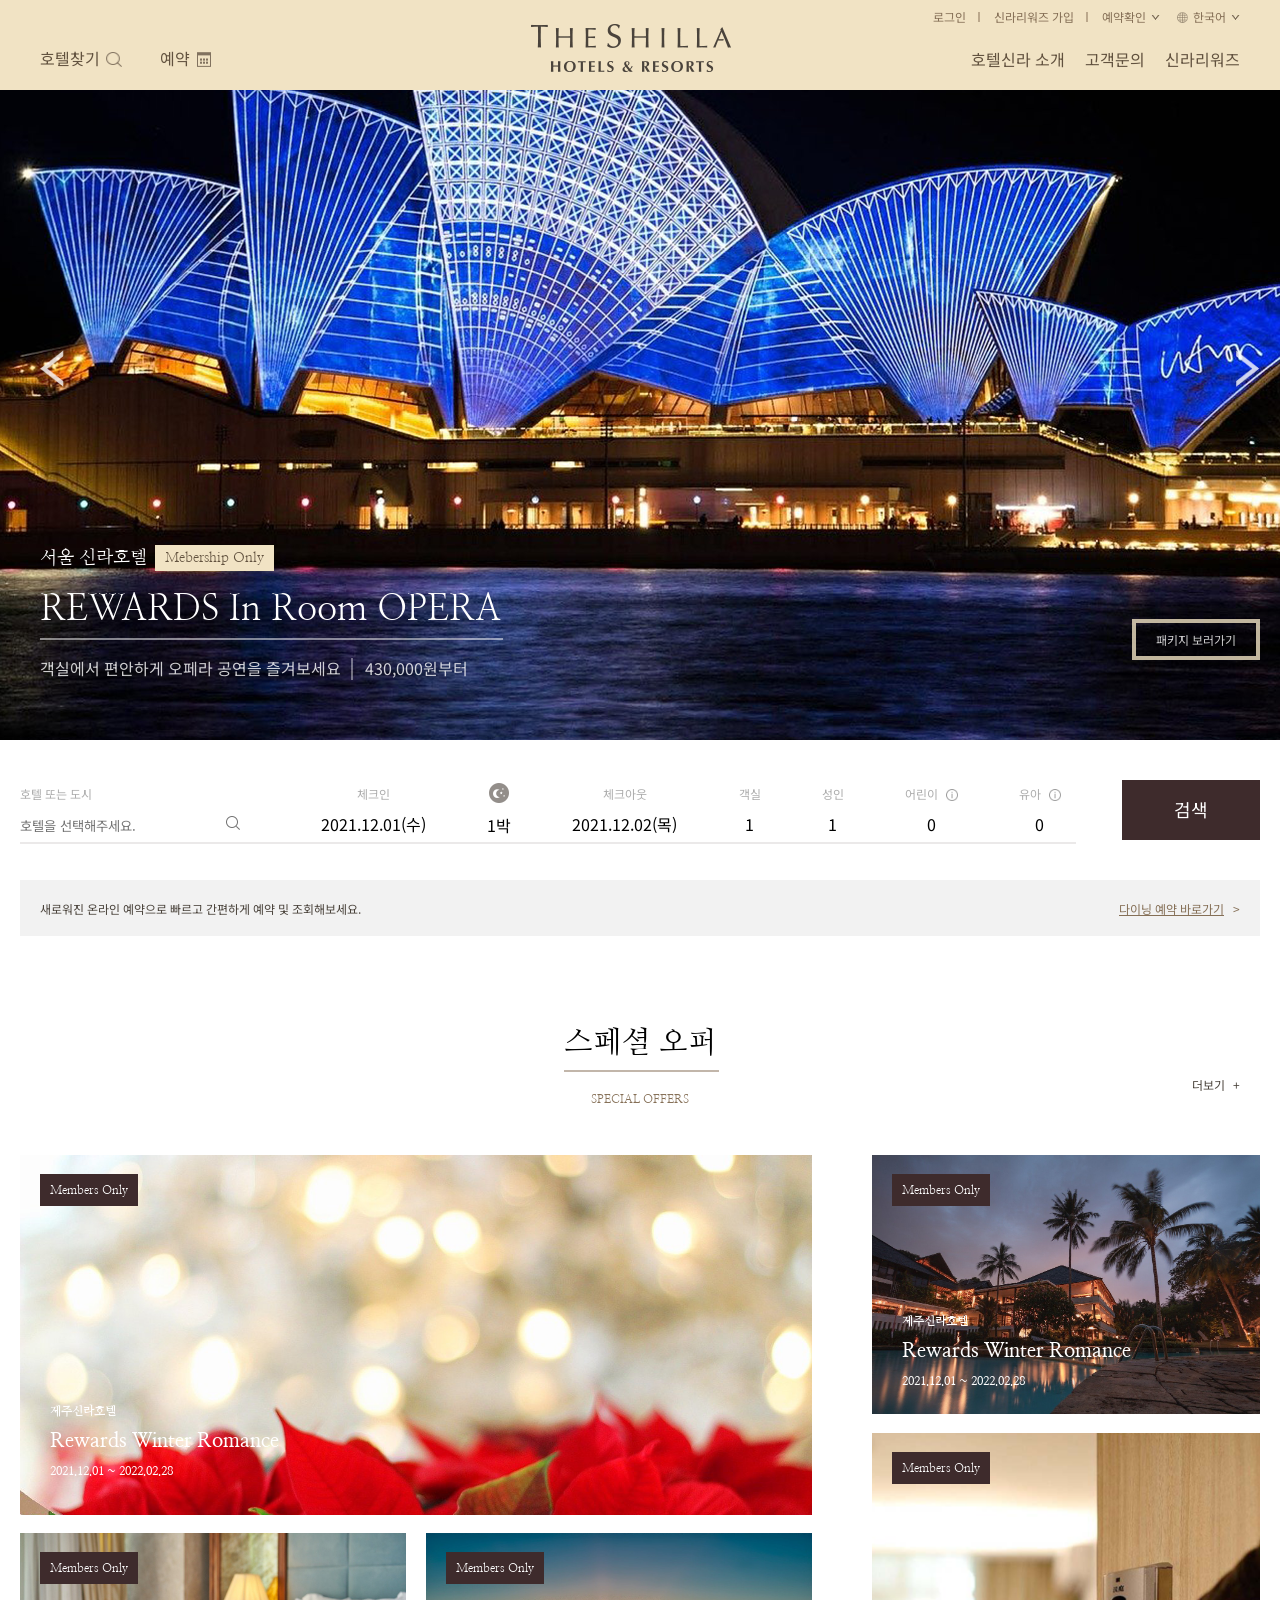
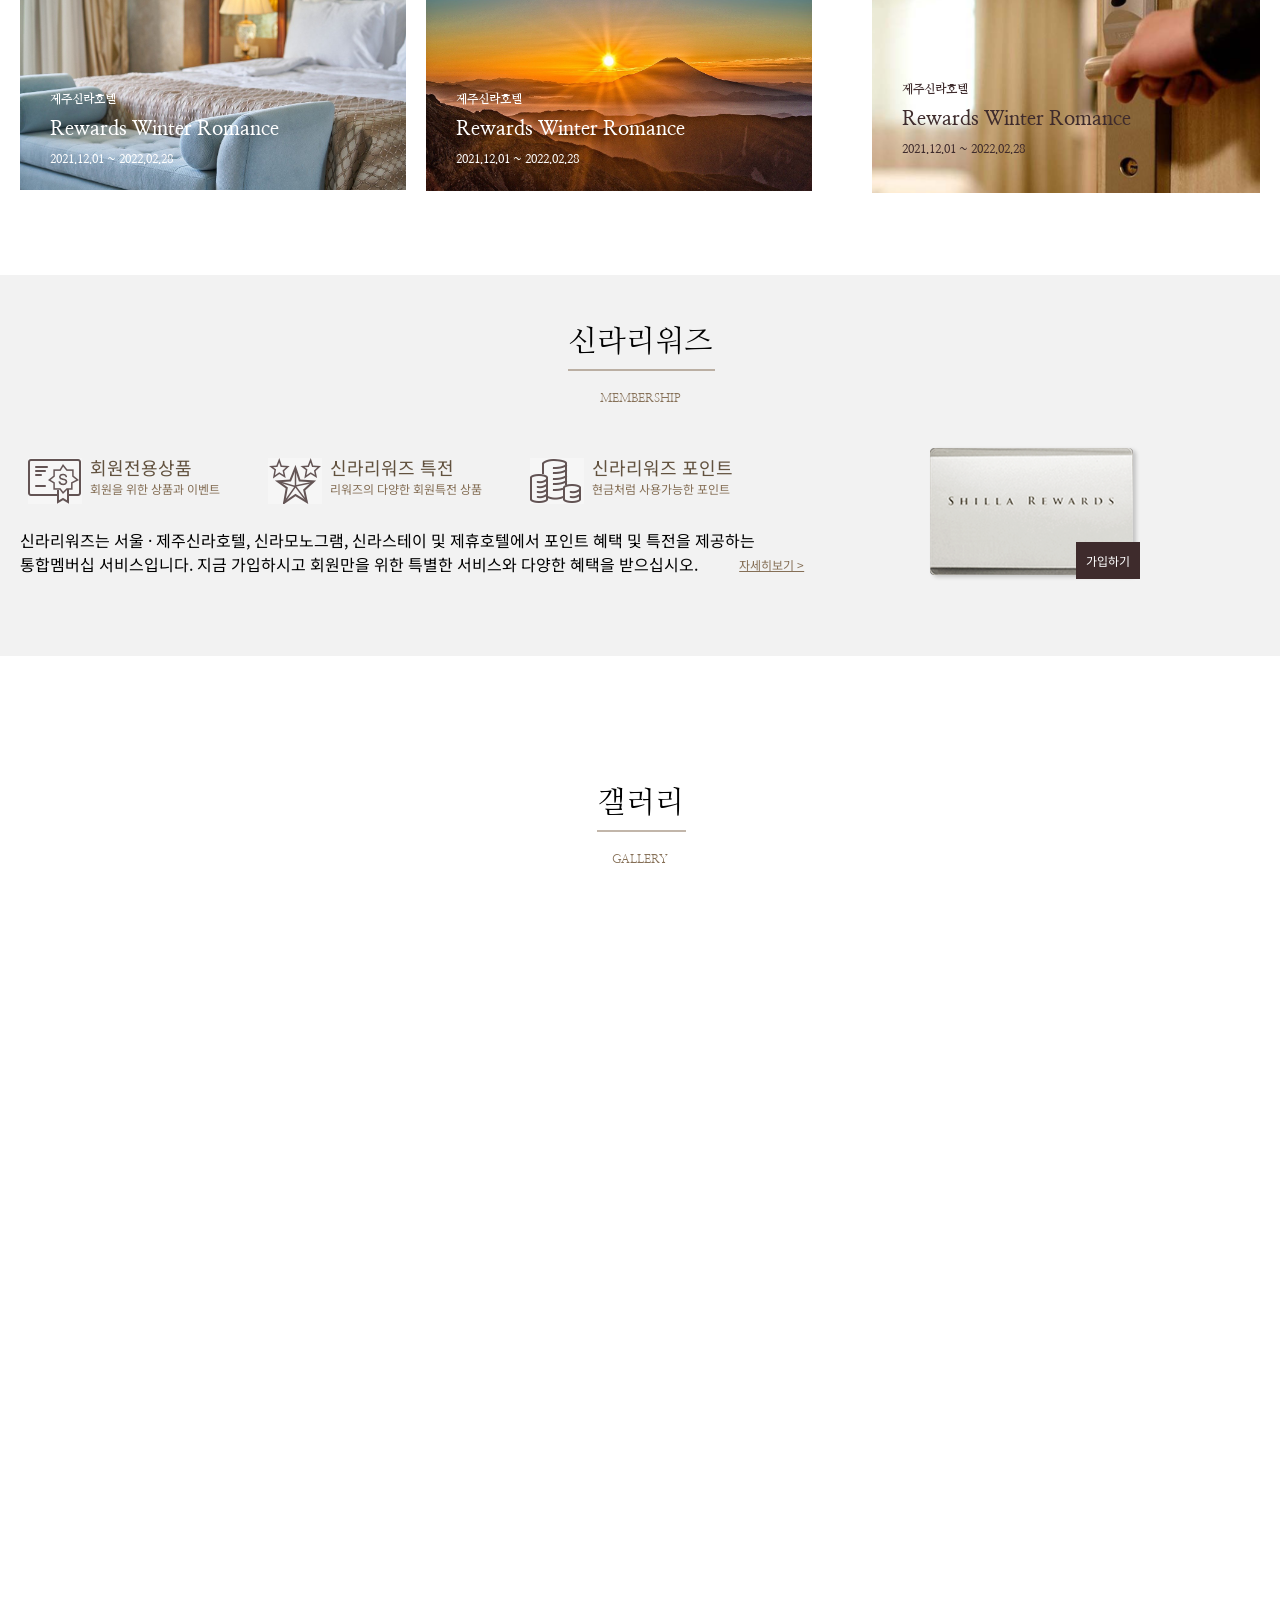
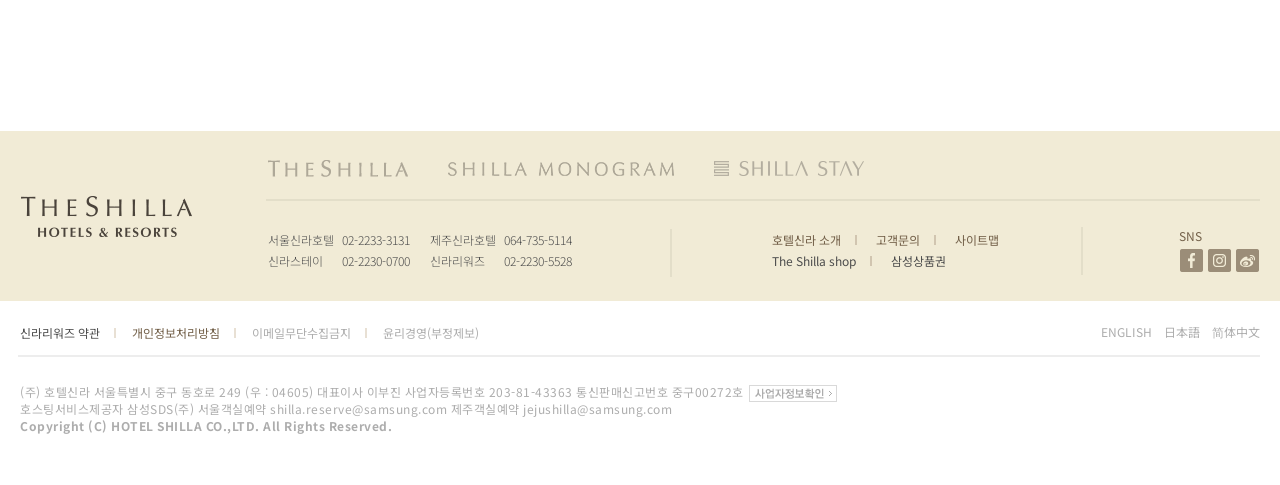
<file: index.html>
<!DOCTYPE html>
<html lang="kor">
<head>
    <meta charset="UTF-8">
    <meta http-equiv="X-UA-Compatible" content="IE=edge">
    <meta name="viewport" content="width=device-width, initial-scale=1.0">
    <!-- 오픈그래프 -->
    <meta property="og:title" content="Main Page"> 
    <meta property="og:url" content="https://yuuuk94.github.io/clonsite/"> 
    <meta property="og:type" content="website"> 
    <meta property="og:image" content="./img/00index_main/main-bn2"> 
    <meta property="og:site_name" content="신라호텔 | The Shilla"> 
    <meta property="og:description" content="[신유경]클론사이트_20211210"> 

    <title>The Shilla Hotels & Resorts</title>
    <!-- 파비콘 -->
    <link rel="shirtcut icon" href="./img/logo2_SMJ_icon.ico">
    <!-- style -->
    <link rel="stylesheet" href="css/index.css">
</head>
<body>
    <header>
        <div class="menu">
            <div>
                <div class="submenu">
                    <ul>
                        <li><a href="./">로그인</a></li>
                        <li><a href="#">신라리워즈 가입</a></li>
                        <li>
                            <a href="#">
                                예약확인
                                <img src="./img/icon_m1.png">
                            </a>
                        </li>
                        <li>
                            <a href="#">
                                <img src="./img/icon_m2.png">
                                한국어
                                <img src="./img/icon_m1.png">
                            </a>
                        </li>
                    </ul>
                </div>
                <div class="mainmenu">
                    <ul class="m-left">
                        <li>
                            <a href="#">
                                호텔찾기
                                <img src="./img/icon_m3.png">
                            </a>
                        </li>
                        <li>
                            <a href="#">
                                예약
                                <img src="./img/icon_m4.png">
                            </a>
                        </li>
                    </ul>
                    <h1><a href="./index.html"><img src="./img/logo.gif" alt="logo"></a></h1>
                    <ul class="m-right">
                        <li><a href="#">호텔신라 소개</a></li>
                        <li><a href="#">고객문의</a></li>
                        <li><a href="#">신라리워즈</a></li>
                    </ul>
                </div>
                <div class="trigger-menu">
                    <a href="#">
                        <span></span>
                        <span></span>
                        <span></span>
                    </a>
                </div>
            </div>
        </div>
    </header>
    <main>
        <div class="main-banner">
            <div class="slide">
                <img src="./img/00index_main/bnt-1.png">
                <img src="./img/00index_main/bnt-2.png">
            </div>
            <div class="mb-text">
                <a href="#">
                    <p>
                        <span>서울 신라호텔</span>
                        <span>Mebership Only</span>
                    </p>
                    <h4>REWARDS In Room OPERA</h4>
                    <p>
                        <span>객실에서 편안하게 오페라 공연을 즐겨보세요</span>
                        <span>430,000원부터</span>
                        <span>패키지 보러가기</span>
                    </p>
                </a>
            </div>
            <p class="banner-img">
                <img src="./img/00index_main/main-bn2.png" alt="banner"/>
            </p>
        </div>

        <div class="resurch">
            <div class="r1">
                <p>호텔 또는 도시</p>
                <p>
                    <input type="text" placeholder="호텔을 선택해주세요.">
                    <img src="./img/00index_main/ico_htsearh.png">
                </p>
            </div>
            <div class="r2">
                <p>체크인</p>
                <p>2021.12.01(수)</p>
            </div>
            <div class="r3">
                <p><img src="./img/00index_main/ico_night.png"></p>
                <p>1박</p>
            </div>
            <div class="r4">
                <p>체크아웃</p>
                <p>2021.12.02(목)</p>
            </div>
            <div class="r5">
                <p>객실</p>
                <p>1</p>
            </div>
            <div class="r6">
                <p>성인</p>
                <p>1</p>
            </div>
            <div class="r7">
                <p>어린이<img src="./img/00index_main/ico_tooltip.png"></p>
                <p>0</p>
            </div>
            <div class="r8">
                <p>유아<img src="./img/00index_main/ico_tooltip.png"></p>
                <p>0</p>
            </div>
            <div class="r9"><a href="#">검색</a></div>
        </div>
        <div class="line-banner">
            <p>새로워진 온라인 예약으로 빠르고 간편하게 예약 및 조회해보세요.</p>
            <a href="#"><p>다이닝 예약 바로가기</p></a>
        </div>
        <div class="special-oppers">
            <section>
                <h5>스페셜 오퍼</h5>
                <p>special offers</p>
            </section>
            <p class="more"><a href="#">더보기</a></p>
            <div>
                <div class="so-1">
                    <a href="#">
                        <span>Members Only</span>
                        <p>
                            <span>제주신라호텔</span>
                            <span>Rewards Winter Romance</span>
                            <span>2021.12.01 ~ 2022.02.28</span>
                        </p>
                        <p><img src="./img/00index_main/sp-1.png"></p>
                    </a>
                </div>
                <div>
                    <div class="so-2">
                        <a href="#">
                            <span>Members Only</span>
                            <p>
                                <span>제주신라호텔</span>
                                <span>Rewards Winter Romance</span>
                                <span>2021.12.01 ~ 2022.02.28</span>
                            </p>
                            <p><img src="./img/00index_main/sp-2.png"></p>
                        </a>
                    </div>
                    <div class="so-3">
                        <a href="#">
                            <span>Members Only</span>
                            <p>
                                <span>제주신라호텔</span>
                                <span>Rewards Winter Romance</span>
                                <span>2021.12.01 ~ 2022.02.28</span>
                            </p>
                            <p><img src="./img/00index_main/sp-3.png"></p>
                        </a>
                    </div>
                </div>
                <div>
                    <div class="so-4">
                        <a href="#">
                            <span>Members Only</span>
                            <p>
                                <span>제주신라호텔</span>
                                <span>Rewards Winter Romance</span>
                                <span>2021.12.01 ~ 2022.02.28</span>
                            </p>
                            <p><img src="./img/00index_main/sp-4.png"></p>
                        </a>
                    </div>
                    <div class="so-5">
                        <a href="#">
                            <span>Members Only</span>
                            <p>
                                <span>제주신라호텔</span>
                                <span>Rewards Winter Romance</span>
                                <span>2021.12.01 ~ 2022.02.28</span>
                            </p>
                            <p><img src="./img/00index_main/sp-5.png"></p>
                        </a>
                    </div>
                </div>
            </div>
        </div>
        <div class="membership">
            <section>
                <h5>신라리워즈</h5>
                <p>membership</p>
            </section>
            <div class="ms-1">
                <div>
                    <span><img src="./img/00index_main/ms1.png"></span>
                    <p>
                        <span>회원전용상품</span>
                        <span>회원을 위한 상품과 이벤트</span>
                    </p>
                </div>
                <div>
                    <span><img src="./img/00index_main/ms2.png"></span>
                    <p>
                        <span>신라리워즈 특전</span>
                        <span>리워즈의 다양한 회원특전 상품</span>
                    </p>
                </div>
                <div>
                    <span><img src="./img/00index_main/ms3.png"></span>
                    <p>
                        <span>신라리워즈 포인트</span>
                        <span>현금처럼 사용가능한 포인트</span>
                    </p>
                </div>
            </div>
            <div class="ms-2">
                <span>신라리워즈는 서울 · 제주신라호텔, 신라모노그램, 신라스테이 및 제휴호텔에서 포인트 혜택 및 특전을 제공하는<br>
                    통합멤버십 서비스입니다. 지금 가입하시고 회원만을 위한 특별한 서비스와 다양한 혜택을 받으십시오.</span>
                <span><a href="#">자세히보기 ></a></span>
            </div>
            <div class="ms-3">
                <p><img src="./img/00index_main/rwCard.png"></p>
                <p><a href="#">가입하기</a></p>
            </div>
        </div>
        <div class="gallery">
            <section>
                <h5>갤러리</h5>
                <p>gallery</p>
            </section>
            <iframe width="560" height="315" src="https://www.youtube.com/embed/81xxCLvADlU" title="YouTube video player" frameborder="0" allow="accelerometer; autoplay; clipboard-write; encrypted-media; gyroscope; picture-in-picture" allowfullscreen></iframe>
        </div>
    </main>
    <footer>
        <div>
            <div class="f-1">
                <div>
                    <div class="f11">
                        <h2><a href="./index.html"><img src="./img/logo-sub.png"></a></h2>
                    </div>
                    <div class="f12">
                        <div class="f121">
                            <a href="#"><h3><img src="./img/f-11.png"></h3></a>
                            <a href="#"><h3><img src="./img/f-21.png"></h3></a>
                            <a href="#"><h3><img src="./img/f-31.png"></h3></a>
                        </div>
                        <div class="f122">
                            <div class="f122-1">
                                <p>
                                    <span>서울신라호텔</span>
                                    <span>02-2233-3131</span>
                                </p>
                                <p>
                                    <span>제주신라호텔</span>
                                    <span>064-735-5114</span>
                                </p>
                                <p>
                                    <span>신라스테이</span>
                                    <span>02-2230-0700</span>
                                </p>
                                <p>
                                    <span>신라리워즈</span>
                                    <span>02-2230-5528</span>
                                </p>
                            </div>
                            <div class="f122-2">
                                <p>
                                    <span><a href="#">호텔신라 소개</a></span>
                                    <span><a href="#">고객문의</a></span>
                                    <span><a href="#">사이트맵</a></span>
                                </p>
                                <p>
                                    <span><a href="#">The Shilla shop</a></span>
                                    <span><a href="#">삼성상품권</a></span>
                                </p>
                            </div>
                            <div class="f122-3">
                                <p>SNS</p>
                                <p>
                                    <a href="#"><img src="./img/sns1.png"></a>
                                    <a href="#"><img src="./img/sns2.png"></a>
                                    <a href="#"><img src="./img/sns3.png"></a>
                                </p>
                            </div>
                        </div>
                    </div>
                </div>    
            </div>
            <div class="f-2">
                <div class="f2-1">
                    <div class="f2-11">
                        <p><a href="#">신라리워즈 약관</a></p>
                        <p><a href="#">개인정보처리방침</a></p>
                        <p><a href="#">이메일무단수집금지</a></p>
                        <p><a href="#">윤리경영(부정제보)</a></p>
                    </div>
                    <div class="f2-12">
                        <p><a href="#">english</a></p>
                        <p><a href="#">日本語</a></p>
                        <p><a href="#">简体中文</a></p>
                    </div>
                </div>
                <div class="f2-2">
                    <p>
                        <span>(주) 호텔신라 서울특별시 중구 동호로 249 (우 : 04605) 대표이사 이부진 사업자등록번호 203-81-43363 통신판매신고번호 중구00272호</span>
                        <span><a href="#"><img src="./img/footer-inf.png"></a></span>
                    </p>
                    <p>호스팅서비스제공자 삼성SDS(주) 서울객실예약 shilla.reserve@samsung.com 제주객실예약 jejushilla@samsung.com</p>
                    <p>Copyright (C) HOTEL SHILLA CO.,LTD. All Rights Reserved.</p>
                </div>
            </div>
        </div>
    </footer>
</body>
</html>
</file>
<file: css/index.css>
@import url("https://fonts.googleapis.com/css2?family=Nanum+Gothic:wght@400;700;800&family=Nanum+Myeongjo:wght@400;700;800&family=Noto+Sans+KR:wght@100;300;400;500;700;900&family=Roboto:ital,wght@0,100;0,300;0,400;0,500;0,700;0,900;1,100;1,300;1,400;1,500;1,700;1,900&display=swap");
* {
  -webkit-box-sizing: border-box;
          box-sizing: border-box;
}

html, body, h1, h2, h3, h4, h5, h6, figure, div, span, p, a, input {
  margin: 0;
  padding: 0;
}

img, video, iframe {
  width: 100%;
  height: auto;
  vertical-align: middle;
}

a {
  text-decoration: none;
  color: inherit;
}

ol, ul, li {
  margin: 0;
  padding: 0;
  list-style-type: none;
}

table {
  border-collapse: collapse;
  border-spacing: 0;
}

* {
  font-family: 'Noto Sans KR', sans-serif;
}

header {
  width: 100%;
  height: 90px;
  background-color: #f1e3c4;
  position: fixed;
  left: 0;
  top: 0;
  z-index: 500;
}

header .menu {
  width: 1240px;
  margin: 0 auto;
}

header .menu > div {
  margin: 0 20px;
  position: relative;
}

header .submenu {
  color: #856f56;
  font-size: 12px;
  position: absolute;
  right: 0;
  top: 8px;
}

header .submenu ul {
  display: -webkit-box;
  display: -ms-flexbox;
  display: flex;
  -webkit-box-orient: horizontal;
  -webkit-box-direction: normal;
      -ms-flex-direction: row;
          flex-direction: row;
  -webkit-box-pack: justify;
      -ms-flex-pack: justify;
          justify-content: space-between;
  -webkit-box-align: stretch;
      -ms-flex-align: stretch;
          align-items: stretch;
  -ms-flex-wrap: nowrap;
      flex-wrap: nowrap;
}

header .submenu ul li:nth-of-type(1), header .submenu ul li:nth-of-type(2) {
  padding: 0 14px;
  position: relative;
}

header .submenu ul li:nth-of-type(1)::after, header .submenu ul li:nth-of-type(2)::after {
  content: '';
  height: 8px;
  border: 1px solid #856f56;
  opacity: 50%;
  position: absolute;
  right: 0;
  top: 4px;
}

header .submenu ul li:nth-of-type(3) {
  padding-left: 14px;
}

header .submenu ul li:nth-of-type(3) img {
  width: 11px;
  height: 11px;
  padding-left: 2px;
  margin-bottom: 2px;
}

header .submenu ul li:nth-of-type(4) {
  padding-left: 14px;
}

header .submenu ul li:nth-of-type(4) img:nth-of-type(1) {
  width: 16px;
  height: 16px;
  margin-bottom: 2px;
}

header .submenu ul li:nth-of-type(4) img:nth-of-type(2) {
  width: 11px;
  height: 11px;
  padding-left: 2px;
  margin-bottom: 2px;
}

header .mainmenu {
  width: 100%;
  display: -webkit-box;
  display: -ms-flexbox;
  display: flex;
  -webkit-box-orient: horizontal;
  -webkit-box-direction: normal;
      -ms-flex-direction: row;
          flex-direction: row;
  -webkit-box-pack: justify;
      -ms-flex-pack: justify;
          justify-content: space-between;
  -webkit-box-align: stretch;
      -ms-flex-align: stretch;
          align-items: stretch;
  -ms-flex-wrap: nowrap;
      flex-wrap: nowrap;
}

header .mainmenu ul {
  color: #62523f;
  font-size: 16px;
  font-weight: 400;
  display: -webkit-box;
  display: -ms-flexbox;
  display: flex;
  -webkit-box-orient: horizontal;
  -webkit-box-direction: normal;
      -ms-flex-direction: row;
          flex-direction: row;
  -webkit-box-pack: justify;
      -ms-flex-pack: justify;
          justify-content: space-between;
  -webkit-box-align: center;
      -ms-flex-align: center;
          align-items: center;
  -ms-flex-wrap: nowrap;
      flex-wrap: nowrap;
}

header .mainmenu ul li {
  margin-top: 46px;
  padding-bottom: 20px;
}

header .mainmenu h1 {
  position: absolute;
  top: 20px;
  left: calc(50% - 110px);
}

header .m-left > li {
  margin-right: 20px;
}

header .m-left > li:nth-of-type(1) {
  padding-right: 16px;
}

header .m-left > li:nth-of-type(1) img {
  width: 20px;
  height: 20px;
  margin-bottom: 4px;
}

header .m-left > li:nth-of-type(2) img {
  width: 20px;
  height: 20px;
  margin-bottom: 4px;
}

header .m-right > li {
  margin-left: 20px;
  position: relative;
  overflow: hidden;
  -webkit-transition: .2s;
  transition: .2s;
}

header .m-right > li::after {
  content: '';
  width: 100%;
  border: 3px solid #3e2b2c;
  position: absolute;
  left: 0;
  bottom: -6px;
}

header .m-right > li:hover::after {
  bottom: 0;
}

header .trigger-menu {
  width: 26px;
  height: 16px;
  position: absolute;
  right: 0;
  top: 30%;
  display: none;
}

header .trigger-menu span {
  width: 100%;
  border-bottom: 2px solid #3e2b2c;
  position: absolute;
  left: 0;
  top: 50%;
}

header .trigger-menu span:nth-of-type(1) {
  -webkit-transform: translateY(-8px);
          transform: translateY(-8px);
}

header .trigger-menu span:nth-of-type(3) {
  -webkit-transform: translateY(8px);
          transform: translateY(8px);
}

.f-1 {
  margin-top: 90px;
  background-color: #f1ebd6;
}

.f-1 > div {
  width: 1240px;
  margin: 0 auto;
  display: -webkit-box;
  display: -ms-flexbox;
  display: flex;
  -webkit-box-orient: horizontal;
  -webkit-box-direction: normal;
      -ms-flex-direction: row;
          flex-direction: row;
  -webkit-box-pack: justify;
      -ms-flex-pack: justify;
          justify-content: space-between;
  -webkit-box-align: center;
      -ms-flex-align: center;
          align-items: center;
  -ms-flex-wrap: nowrap;
      flex-wrap: nowrap;
}

.f12 {
  width: 80%;
  display: -webkit-box;
  display: -ms-flexbox;
  display: flex;
  -webkit-box-orient: vertical;
  -webkit-box-direction: normal;
      -ms-flex-direction: column;
          flex-direction: column;
  -webkit-box-pack: right;
      -ms-flex-pack: right;
          justify-content: right;
  -webkit-box-align: right;
      -ms-flex-align: right;
          align-items: right;
  -ms-flex-wrap: nowrap;
      flex-wrap: nowrap;
  position: relative;
}

.f12::after {
  content: '';
  border: 1px solid #e3dec9;
  width: 100%;
  position: absolute;
  right: 0;
  top: 68px;
}

.f121 {
  display: -webkit-box;
  display: -ms-flexbox;
  display: flex;
  -webkit-box-orient: horizontal;
  -webkit-box-direction: normal;
      -ms-flex-direction: row;
          flex-direction: row;
  -webkit-box-pack: left;
      -ms-flex-pack: left;
          justify-content: left;
  -webkit-box-align: center;
      -ms-flex-align: center;
          align-items: center;
  -ms-flex-wrap: nowrap;
      flex-wrap: nowrap;
}

.f121 a:nth-of-type(1) h3 {
  margin-right: 40px;
  position: relative;
}

.f121 a:nth-of-type(1) h3::after {
  content: url("../img/f-12.png");
  position: absolute;
  left: 0;
  top: 0;
  opacity: 0;
}

.f121 a:nth-of-type(1) h3:hover::after {
  opacity: 100;
}

.f121 a:nth-of-type(2) h3 {
  margin-right: 40px;
  position: relative;
}

.f121 a:nth-of-type(2) h3::after {
  content: url("../img/f-22.png");
  position: absolute;
  left: 0;
  top: 0;
  opacity: 0;
}

.f121 a:nth-of-type(2) h3:hover::after {
  opacity: 100;
}

.f121 a:nth-of-type(3) h3 {
  margin-right: 40px;
  position: relative;
}

.f121 a:nth-of-type(3) h3::after {
  content: url("../img/f-32.png");
  position: absolute;
  left: 0;
  top: 0;
  opacity: 0;
}

.f121 a:nth-of-type(3) h3:hover::after {
  opacity: 100;
}

.f122 {
  height: 102px;
  display: -webkit-box;
  display: -ms-flexbox;
  display: flex;
  -webkit-box-orient: horizontal;
  -webkit-box-direction: normal;
      -ms-flex-direction: row;
          flex-direction: row;
  -webkit-box-pack: justify;
      -ms-flex-pack: justify;
          justify-content: space-between;
  -webkit-box-align: center;
      -ms-flex-align: center;
          align-items: center;
  -ms-flex-wrap: nowrap;
      flex-wrap: nowrap;
  font-size: 12px;
  color: #e3dec9;
}

.f122-1 {
  width: 324px;
  color: #4d4d4d;
  font-weight: 300;
  display: -webkit-box;
  display: -ms-flexbox;
  display: flex;
  -webkit-box-orient: horizontal;
  -webkit-box-direction: normal;
      -ms-flex-direction: row;
          flex-direction: row;
  -webkit-box-pack: justify;
      -ms-flex-pack: justify;
          justify-content: space-between;
  -webkit-box-align: center;
      -ms-flex-align: center;
          align-items: center;
  -ms-flex-wrap: wrap;
      flex-wrap: wrap;
  position: relative;
}

.f122-1::after {
  content: '';
  border: 1px solid #e3dec9;
  height: 46px;
  position: absolute;
  right: -80px;
  top: 0;
}

.f122-1 p {
  width: 162px;
  text-align: left;
  margin: 2px 0;
  display: -webkit-box;
  display: -ms-flexbox;
  display: flex;
  -webkit-box-orient: horizontal;
  -webkit-box-direction: normal;
      -ms-flex-direction: row;
          flex-direction: row;
  -webkit-box-pack: left;
      -ms-flex-pack: left;
          justify-content: left;
  -webkit-box-align: center;
      -ms-flex-align: center;
          align-items: center;
  -ms-flex-wrap: nowrap;
      flex-wrap: nowrap;
}

.f122-1 p span:nth-of-type(1) {
  width: 74px;
  text-align: left;
}

.f122-2 {
  position: relative;
}

.f122-2::after {
  content: '';
  border: 1px solid #e3dec9;
  height: 46px;
  position: absolute;
  right: -68px;
  top: 0;
}

.f122-2 p {
  margin: 4px 0;
}

.f122-2 p span {
  padding: 0 16px;
}

.f122-2 p:nth-of-type(1) {
  color: #736049;
}

.f122-2 p:nth-of-type(1) span:nth-of-type(1) {
  position: relative;
}

.f122-2 p:nth-of-type(1) span:nth-of-type(1)::after {
  content: '';
  height: 8px;
  border: 1px solid #856f56;
  opacity: 30%;
  position: absolute;
  right: 0px;
  top: 4px;
}

.f122-2 p:nth-of-type(1) span:nth-of-type(2) {
  position: relative;
}

.f122-2 p:nth-of-type(1) span:nth-of-type(2)::after {
  content: '';
  height: 8px;
  border: 1px solid #856f56;
  opacity: 30%;
  position: absolute;
  right: 0px;
  top: 4px;
}

.f122-2 p:nth-of-type(2) {
  color: #4d4d4d;
}

.f122-2 p:nth-of-type(2) span:nth-of-type(1) {
  position: relative;
}

.f122-2 p:nth-of-type(2) span:nth-of-type(1)::after {
  content: '';
  height: 8px;
  border: 1px solid #856f56;
  opacity: 30%;
  position: absolute;
  right: 0px;
  top: 4px;
}

.f122-3 {
  color: #736049;
}

.f122-3 p {
  margin: 4px 0;
}

.f122-3 > p:nth-of-type(2) img {
  width: 25px;
  height: 25px;
}

.f-2 {
  width: 1240px;
  height: 184px;
  margin: 0 auto;
  color: #adadad;
  font-size: 12px;
  position: relative;
}

.f-2::after {
  content: '';
  border: 1px solid #4d4d4d;
  opacity: 10%;
  width: 100%;
  position: absolute;
  right: 0;
  top: 54px;
}

.f2-1 {
  height: 62px;
  text-transform: uppercase;
  display: -webkit-box;
  display: -ms-flexbox;
  display: flex;
  -webkit-box-orient: horizontal;
  -webkit-box-direction: normal;
      -ms-flex-direction: row;
          flex-direction: row;
  -webkit-box-pack: justify;
      -ms-flex-pack: justify;
          justify-content: space-between;
  -webkit-box-align: center;
      -ms-flex-align: center;
          align-items: center;
  -ms-flex-wrap: nowrap;
      flex-wrap: nowrap;
}

.f2-11 {
  display: -webkit-box;
  display: -ms-flexbox;
  display: flex;
  -webkit-box-orient: horizontal;
  -webkit-box-direction: normal;
      -ms-flex-direction: row;
          flex-direction: row;
  -webkit-box-pack: justify;
      -ms-flex-pack: justify;
          justify-content: space-between;
  -webkit-box-align: stretch;
      -ms-flex-align: stretch;
          align-items: stretch;
  -ms-flex-wrap: nowrap;
      flex-wrap: nowrap;
}

.f2-11 > p {
  margin-right: 32px;
}

.f2-11 > p:nth-of-type(1) {
  color: #4d4d4d;
  position: relative;
}

.f2-11 > p:nth-of-type(1)::after {
  content: '';
  height: 8px;
  border: 1px solid #d2c2a9;
  opacity: 50%;
  position: absolute;
  right: -16px;
  top: 4px;
}

.f2-11 > p:nth-of-type(2) {
  color: #736049;
  position: relative;
}

.f2-11 > p:nth-of-type(2)::after {
  content: '';
  height: 8px;
  border: 1px solid #d2c2a9;
  opacity: 50%;
  position: absolute;
  right: -16px;
  top: 4px;
}

.f2-11 > p:nth-of-type(3) {
  position: relative;
}

.f2-11 > p:nth-of-type(3)::after {
  content: '';
  height: 8px;
  border: 1px solid #d2c2a9;
  opacity: 50%;
  position: absolute;
  right: -16px;
  top: 4px;
}

.f2-12 {
  display: -webkit-box;
  display: -ms-flexbox;
  display: flex;
  -webkit-box-orient: horizontal;
  -webkit-box-direction: normal;
      -ms-flex-direction: row;
          flex-direction: row;
  -webkit-box-pack: justify;
      -ms-flex-pack: justify;
          justify-content: space-between;
  -webkit-box-align: stretch;
      -ms-flex-align: stretch;
          align-items: stretch;
  -ms-flex-wrap: nowrap;
      flex-wrap: nowrap;
}

.f2-12 > p {
  margin-left: 12px;
}

.f2-2 {
  margin-top: 20px;
  letter-spacing: .5px;
  display: -webkit-box;
  display: -ms-flexbox;
  display: flex;
  -webkit-box-orient: vertical;
  -webkit-box-direction: normal;
      -ms-flex-direction: column;
          flex-direction: column;
  -webkit-box-pack: center;
      -ms-flex-pack: center;
          justify-content: center;
  -webkit-box-align: left;
      -ms-flex-align: left;
          align-items: left;
  -ms-flex-wrap: nowrap;
      flex-wrap: nowrap;
}

.f2-2 p:nth-of-type(1) > span:nth-of-type(2) {
  width: 90px;
  height: 20px;
  margin-left: 4px;
  position: absolute;
}

.f2-2 p:nth-of-type(3) {
  font-weight: bold;
}

main {
  margin-top: 90px;
}

.main-banner {
  min-width: 1240px;
  height: 650px;
  overflow: hidden;
  position: relative;
}

.main-banner > p {
  width: 100%;
  height: 100%;
  position: absolute;
  left: 0;
  top: 0;
  z-index: -100;
  opacity: 100%;
}

.main-banner > p img {
  width: 100%;
  height: 100%;
  vertical-align: middle;
  -o-object-fit: cover;
     object-fit: cover;
}

.slide {
  width: 1220px;
  display: -webkit-box;
  display: -ms-flexbox;
  display: flex;
  -webkit-box-orient: horizontal;
  -webkit-box-direction: normal;
      -ms-flex-direction: row;
          flex-direction: row;
  -webkit-box-pack: justify;
      -ms-flex-pack: justify;
          justify-content: space-between;
  -webkit-box-align: center;
      -ms-flex-align: center;
          align-items: center;
  -ms-flex-wrap: nowrap;
      flex-wrap: nowrap;
  position: absolute;
  left: calc(50% - 600px);
  top: 40%;
}

.slide img {
  width: 24px;
  height: 37px;
}

.mb-text {
  width: 1220px;
  margin: 0 auto;
  color: white;
  position: absolute;
  left: calc(50% - 600px);
  bottom: 60px;
}

.mb-text p:nth-of-type(1) {
  display: -webkit-box;
  display: -ms-flexbox;
  display: flex;
  -webkit-box-align: center;
      -ms-flex-align: center;
          align-items: center;
}

.mb-text p:nth-of-type(1) span:nth-of-type(1) {
  font-family: 'Nanum Myeongjo', serif !important;
  font-size: 18px;
}

.mb-text p:nth-of-type(1) span:nth-of-type(2) {
  font-family: 'Nanum Myeongjo', serif !important;
  font-size: 14px;
  color: #62523f;
  margin-left: 8px;
  padding: 4px 10px;
  background-color: #f1e3c4;
}

.mb-text h4 {
  font-family: 'Nanum Myeongjo', serif !important;
  font-size: 36px;
  font-weight: 400;
  margin: 16px 0 24px 0;
  display: inline-block;
  position: relative;
}

.mb-text h4::after {
  content: '';
  border: 0.5px solid white;
  opacity: 50%;
  width: 100%;
  position: absolute;
  left: 0;
  bottom: -8px;
}

.mb-text p:nth-of-type(2) {
  opacity: 80%;
}

.mb-text p:nth-of-type(2) span:nth-of-type(1) {
  margin-right: 20px;
  position: relative;
}

.mb-text p:nth-of-type(2) span:nth-of-type(1)::after {
  content: '';
  border: 0.5px solid white;
  opacity: 50%;
  height: 20px;
  position: absolute;
  right: -12px;
  bottom: 0;
}

.mb-text p:nth-of-type(2) span:nth-of-type(3) {
  font-size: 12px;
  padding: 8px 20px;
  border: 4px solid #f1e3c4;
  position: absolute;
  right: 0;
  bottom: 20px;
}

.resurch {
  width: 1240px;
  margin: 40px auto;
  display: -webkit-box;
  display: -ms-flexbox;
  display: flex;
  -webkit-box-orient: horizontal;
  -webkit-box-direction: normal;
      -ms-flex-direction: row;
          flex-direction: row;
  -webkit-box-pack: justify;
      -ms-flex-pack: justify;
          justify-content: space-between;
  -webkit-box-align: center;
      -ms-flex-align: center;
          align-items: center;
  -ms-flex-wrap: nowrap;
      flex-wrap: nowrap;
  position: relative;
}

.resurch .r2, .resurch .r3, .resurch .r4, .resurch .r5, .resurch .r6, .resurch .r7, .resurch .r8 {
  display: -webkit-box;
  display: -ms-flexbox;
  display: flex;
  -webkit-box-orient: vertical;
  -webkit-box-direction: normal;
      -ms-flex-direction: column;
          flex-direction: column;
  -webkit-box-pack: center;
      -ms-flex-pack: center;
          justify-content: center;
  -webkit-box-align: center;
      -ms-flex-align: center;
          align-items: center;
  -ms-flex-wrap: nowrap;
      flex-wrap: nowrap;
}

.resurch p:nth-of-type(1) {
  margin-bottom: 10px;
  font-size: 12px;
  color: #adadad;
}

.resurch::after {
  content: '';
  width: 85%;
  opacity: 10%;
  border: 0.5px solid #3e2b2c;
  position: absolute;
  left: 0;
  bottom: -4px;
}

.r1 {
  width: 240px;
}

.r1 p {
  position: relative;
}

.r1 p input {
  border: 0;
}

.r1 p img {
  width: 14px;
  position: absolute;
  right: 20px;
  top: 4px;
}

.r7 img, .r8 img {
  width: 12px;
  margin-left: 8px;
}

.r9 {
  width: 138px;
  height: 60px;
  color: white;
  font-size: 18px;
  text-align: center;
  padding: 16px;
  background-color: #3e2b2c;
  cursor: pointer;
}

.line-banner {
  width: 1240px;
  height: 56px;
  margin: 40px auto;
  background-color: #f2f2f2;
  font-size: 12px;
  display: -webkit-box;
  display: -ms-flexbox;
  display: flex;
  -webkit-box-orient: horizontal;
  -webkit-box-direction: normal;
      -ms-flex-direction: row;
          flex-direction: row;
  -webkit-box-pack: justify;
      -ms-flex-pack: justify;
          justify-content: space-between;
  -webkit-box-align: center;
      -ms-flex-align: center;
          align-items: center;
  -ms-flex-wrap: nowrap;
      flex-wrap: nowrap;
}

.line-banner p {
  color: #4a433b;
  padding: 20px;
}

.line-banner a {
  position: relative;
}

.line-banner a > p {
  color: #856f56;
  position: relative;
  text-decoration: underline;
  margin-right: 16px;
}

.line-banner a::after {
  content: '>';
  color: #856f56;
  margin-left: 8px;
  position: absolute;
  right: 20px;
  top: 20px;
}

section {
  text-align: center;
  margin: 48px auto;
}

section h5 {
  font-size: 30px;
  font-family: 'Nanum Myeongjo', serif !important;
  font-weight: 400;
  margin-bottom: 30px;
  position: relative;
}

section h5::after {
  content: '';
  border: 1px solid #856f56;
  width: 100%;
  opacity: 50%;
  position: absolute;
  left: 0;
  bottom: -10px;
}

section p {
  font-size: 12px;
  font-family: 'Nanum Myeongjo', serif !important;
  text-transform: uppercase;
  color: #856f56;
}

.special-oppers {
  width: 1240px;
  margin: 0 auto;
  display: -webkit-box;
  display: -ms-flexbox;
  display: flex;
  -webkit-box-orient: vertical;
  -webkit-box-direction: normal;
      -ms-flex-direction: column;
          flex-direction: column;
  -webkit-box-pack: center;
      -ms-flex-pack: center;
          justify-content: center;
  -webkit-box-align: center;
      -ms-flex-align: center;
          align-items: center;
  -ms-flex-wrap: nowrap;
      flex-wrap: nowrap;
  position: relative;
}

.special-oppers > div {
  margin-bottom: 100px;
  width: 100%;
  position: relative;
}

.special-oppers > div .so-1:hover img, .special-oppers > div > div > div:hover img {
  -webkit-transition: .5s;
  transition: .5s;
  -webkit-transform: scale(120%);
          transform: scale(120%);
}

.special-oppers > div > div:nth-of-type(2) {
  width: 792px;
  height: 260px;
  display: -webkit-box;
  display: -ms-flexbox;
  display: flex;
  -webkit-box-orient: horizontal;
  -webkit-box-direction: normal;
      -ms-flex-direction: row;
          flex-direction: row;
  -webkit-box-pack: justify;
      -ms-flex-pack: justify;
          justify-content: space-between;
  -webkit-box-align: stretch;
      -ms-flex-align: stretch;
          align-items: stretch;
  -ms-flex-wrap: nowrap;
      flex-wrap: nowrap;
}

.special-oppers > div > div:nth-of-type(3) {
  width: 388px;
  display: -webkit-box;
  display: -ms-flexbox;
  display: flex;
  -webkit-box-orient: vertical;
  -webkit-box-direction: normal;
      -ms-flex-direction: column;
          flex-direction: column;
  -webkit-box-pack: center;
      -ms-flex-pack: center;
          justify-content: center;
  -webkit-box-align: center;
      -ms-flex-align: center;
          align-items: center;
  -ms-flex-wrap: nowrap;
      flex-wrap: nowrap;
  position: absolute;
  right: 0;
  top: 0;
}

.more {
  margin: 0 20px;
  position: absolute;
  right: 0;
  top: 100px;
  font-size: 12px;
  color: #4a433b;
}

.more::after {
  content: '+';
  margin-left: 8px;
}

.so-1 {
  width: 792px;
  height: 360px;
  padding: 20px;
  overflow: hidden;
  position: relative;
}

.so-1 a > span {
  width: 120px;
  height: 36px;
  color: white;
  font-size: 12px;
  font-family: 'Nanum Myeongjo', serif !important;
  font-weight: 400;
  text-align: center;
  padding: 10px;
  background-color: #3e2b2c;
}

.so-1 p:nth-of-type(1) {
  color: white;
  display: -webkit-box;
  display: -ms-flexbox;
  display: flex;
  -webkit-box-orient: vertical;
  -webkit-box-direction: normal;
      -ms-flex-direction: column;
          flex-direction: column;
  -webkit-box-pack: center;
      -ms-flex-pack: center;
          justify-content: center;
  -webkit-box-align: left;
      -ms-flex-align: left;
          align-items: left;
  -ms-flex-wrap: nowrap;
      flex-wrap: nowrap;
  position: absolute;
  left: 30px;
  bottom: 10%;
}

.so-1 p:nth-of-type(1) span:nth-of-type(1) {
  font-size: 12px;
  font-family: 'Nanum Myeongjo', serif !important;
  font-weight: bold;
}

.so-1 p:nth-of-type(1) span:nth-of-type(2) {
  font-size: 20px;
  font-family: 'Nanum Myeongjo', serif !important;
  font-weight: bold;
  margin: 10px 0;
}

.so-1 p:nth-of-type(1) span:nth-of-type(3) {
  font-size: 12px;
  font-family: 'Nanum Myeongjo', serif !important;
  font-weight: bold;
}

.so-1 p:nth-of-type(2) {
  position: absolute;
  left: 0;
  top: 0;
  z-index: -1;
}

.so-2 {
  width: 386px;
  height: 100%;
  margin-top: 18px;
  padding: 20px;
  overflow: hidden;
  position: relative;
}

.so-2 a > span {
  width: 120px;
  height: 36px;
  color: white;
  font-size: 12px;
  font-family: 'Nanum Myeongjo', serif !important;
  font-weight: 400;
  text-align: center;
  padding: 10px;
  background-color: #3e2b2c;
}

.so-2 p:nth-of-type(1) {
  color: white;
  display: -webkit-box;
  display: -ms-flexbox;
  display: flex;
  -webkit-box-orient: vertical;
  -webkit-box-direction: normal;
      -ms-flex-direction: column;
          flex-direction: column;
  -webkit-box-pack: center;
      -ms-flex-pack: center;
          justify-content: center;
  -webkit-box-align: left;
      -ms-flex-align: left;
          align-items: left;
  -ms-flex-wrap: nowrap;
      flex-wrap: nowrap;
  position: absolute;
  left: 30px;
  bottom: 10%;
}

.so-2 p:nth-of-type(1) span:nth-of-type(1) {
  font-size: 12px;
  font-family: 'Nanum Myeongjo', serif !important;
  font-weight: bold;
}

.so-2 p:nth-of-type(1) span:nth-of-type(2) {
  font-size: 20px;
  font-family: 'Nanum Myeongjo', serif !important;
  font-weight: bold;
  margin: 10px 0;
}

.so-2 p:nth-of-type(1) span:nth-of-type(3) {
  font-size: 12px;
  font-family: 'Nanum Myeongjo', serif !important;
  font-weight: bold;
}

.so-2 p:nth-of-type(2) {
  position: absolute;
  left: 0;
  top: 0;
  z-index: -1;
}

.so-3 {
  width: 386px;
  height: 100%;
  margin-top: 18px;
  padding: 20px;
  overflow: hidden;
  position: relative;
}

.so-3 a > span {
  width: 120px;
  height: 36px;
  color: white;
  font-size: 12px;
  font-family: 'Nanum Myeongjo', serif !important;
  font-weight: 400;
  text-align: center;
  padding: 10px;
  background-color: #3e2b2c;
}

.so-3 p:nth-of-type(1) {
  color: white;
  display: -webkit-box;
  display: -ms-flexbox;
  display: flex;
  -webkit-box-orient: vertical;
  -webkit-box-direction: normal;
      -ms-flex-direction: column;
          flex-direction: column;
  -webkit-box-pack: center;
      -ms-flex-pack: center;
          justify-content: center;
  -webkit-box-align: left;
      -ms-flex-align: left;
          align-items: left;
  -ms-flex-wrap: nowrap;
      flex-wrap: nowrap;
  position: absolute;
  left: 30px;
  bottom: 10%;
}

.so-3 p:nth-of-type(1) span:nth-of-type(1) {
  font-size: 12px;
  font-family: 'Nanum Myeongjo', serif !important;
  font-weight: bold;
}

.so-3 p:nth-of-type(1) span:nth-of-type(2) {
  font-size: 20px;
  font-family: 'Nanum Myeongjo', serif !important;
  font-weight: bold;
  margin: 10px 0;
}

.so-3 p:nth-of-type(1) span:nth-of-type(3) {
  font-size: 12px;
  font-family: 'Nanum Myeongjo', serif !important;
  font-weight: bold;
}

.so-3 p:nth-of-type(2) {
  position: absolute;
  left: 0;
  top: 0;
  z-index: -1;
}

.so-4 {
  width: 100%;
  height: 260px;
  margin-bottom: 18px;
  padding: 20px;
  overflow: hidden;
  position: relative;
}

.so-4 a > span {
  width: 120px;
  height: 36px;
  color: white;
  font-size: 12px;
  font-family: 'Nanum Myeongjo', serif !important;
  font-weight: 400;
  text-align: center;
  padding: 10px;
  background-color: #3e2b2c;
}

.so-4 p:nth-of-type(1) {
  color: white;
  display: -webkit-box;
  display: -ms-flexbox;
  display: flex;
  -webkit-box-orient: vertical;
  -webkit-box-direction: normal;
      -ms-flex-direction: column;
          flex-direction: column;
  -webkit-box-pack: center;
      -ms-flex-pack: center;
          justify-content: center;
  -webkit-box-align: left;
      -ms-flex-align: left;
          align-items: left;
  -ms-flex-wrap: nowrap;
      flex-wrap: nowrap;
  position: absolute;
  left: 30px;
  bottom: 10%;
}

.so-4 p:nth-of-type(1) span:nth-of-type(1) {
  font-size: 12px;
  font-family: 'Nanum Myeongjo', serif !important;
  font-weight: bold;
}

.so-4 p:nth-of-type(1) span:nth-of-type(2) {
  font-size: 20px;
  font-family: 'Nanum Myeongjo', serif !important;
  font-weight: bold;
  margin: 10px 0;
}

.so-4 p:nth-of-type(1) span:nth-of-type(3) {
  font-size: 12px;
  font-family: 'Nanum Myeongjo', serif !important;
  font-weight: bold;
}

.so-4 p:nth-of-type(2) {
  position: absolute;
  left: 0;
  top: 0;
  z-index: -1;
}

.so-5 {
  width: 100%;
  height: 360px;
  padding: 20px;
  overflow: hidden;
  position: relative;
}

.so-5 a > span {
  width: 120px;
  height: 36px;
  color: white;
  font-size: 12px;
  font-family: 'Nanum Myeongjo', serif !important;
  font-weight: 400;
  text-align: center;
  padding: 10px;
  background-color: #3e2b2c;
}

.so-5 p:nth-of-type(1) {
  color: #3e2b2c;
  display: -webkit-box;
  display: -ms-flexbox;
  display: flex;
  -webkit-box-orient: vertical;
  -webkit-box-direction: normal;
      -ms-flex-direction: column;
          flex-direction: column;
  -webkit-box-pack: center;
      -ms-flex-pack: center;
          justify-content: center;
  -webkit-box-align: left;
      -ms-flex-align: left;
          align-items: left;
  -ms-flex-wrap: nowrap;
      flex-wrap: nowrap;
  position: absolute;
  left: 30px;
  bottom: 10%;
}

.so-5 p:nth-of-type(1) span:nth-of-type(1) {
  font-size: 12px;
  font-family: 'Nanum Myeongjo', serif !important;
  font-weight: bold;
}

.so-5 p:nth-of-type(1) span:nth-of-type(2) {
  font-size: 20px;
  font-family: 'Nanum Myeongjo', serif !important;
  font-weight: bold;
  margin: 10px 0;
}

.so-5 p:nth-of-type(1) span:nth-of-type(3) {
  font-size: 12px;
  font-family: 'Nanum Myeongjo', serif !important;
  font-weight: bold;
}

.so-5 p:nth-of-type(2) {
  position: absolute;
  left: 0;
  top: 0;
  z-index: -1;
}

.membership {
  width: 100%;
  padding-bottom: 80px;
  margin-bottom: 80px;
  background-color: #f2f2f2;
  display: -webkit-box;
  display: -ms-flexbox;
  display: flex;
  -webkit-box-orient: vertical;
  -webkit-box-direction: normal;
      -ms-flex-direction: column;
          flex-direction: column;
  -webkit-box-pack: center;
      -ms-flex-pack: center;
          justify-content: center;
  -webkit-box-align: stretch;
      -ms-flex-align: stretch;
          align-items: stretch;
  -ms-flex-wrap: nowrap;
      flex-wrap: nowrap;
  position: relative;
}

.ms-1 {
  width: 1240px;
  margin: 0 auto;
  margin-bottom: 20px;
  display: -webkit-box;
  display: -ms-flexbox;
  display: flex;
  -webkit-box-orient: horizontal;
  -webkit-box-direction: normal;
      -ms-flex-direction: row;
          flex-direction: row;
  -webkit-box-pack: left;
      -ms-flex-pack: left;
          justify-content: left;
  -webkit-box-align: stretch;
      -ms-flex-align: stretch;
          align-items: stretch;
  -ms-flex-wrap: nowrap;
      flex-wrap: nowrap;
}

.ms-1 > div {
  display: -webkit-box;
  display: -ms-flexbox;
  display: flex;
  -webkit-box-orient: horizontal;
  -webkit-box-direction: normal;
      -ms-flex-direction: row;
          flex-direction: row;
  -webkit-box-pack: justify;
      -ms-flex-pack: justify;
          justify-content: space-between;
  -webkit-box-align: start;
      -ms-flex-align: start;
          align-items: start;
  -ms-flex-wrap: nowrap;
      flex-wrap: nowrap;
}

.ms-1 p {
  margin-right: 40px;
  display: -webkit-box;
  display: -ms-flexbox;
  display: flex;
  -webkit-box-orient: vertical;
  -webkit-box-direction: normal;
      -ms-flex-direction: column;
          flex-direction: column;
  -webkit-box-pack: center;
      -ms-flex-pack: center;
          justify-content: center;
  -webkit-box-align: left;
      -ms-flex-align: left;
          align-items: left;
  -ms-flex-wrap: nowrap;
      flex-wrap: nowrap;
}

.ms-1 p span:nth-of-type(1) {
  font-size: 18px;
  color: #62523f;
}

.ms-1 p span:nth-of-type(2) {
  font-size: 12px;
  color: #856f56;
}

.ms-1 img {
  width: 54px;
  margin: 4px 8px;
}

.ms-2 {
  width: 1240px;
  margin: 0 auto;
  position: relative;
}

.ms-2 span:nth-of-type(2) {
  color: #856f56;
  font-size: 12px;
  text-decoration: underline;
  position: absolute;
  left: 58%;
  top: 28px;
}

.ms-3 p:nth-of-type(1) {
  position: absolute;
  right: calc(50% - 500px);
  top: 45%;
}

.ms-3 p:nth-of-type(2) {
  color: white;
  font-size: 12px;
  background: #3e2b2c;
  padding: 10px;
  position: absolute;
  right: calc(50% - 500px);
  top: 70%;
}

.gallery {
  width: 1240px;
  margin: 0 auto;
  margin-bottom: 140px;
  display: -webkit-box;
  display: -ms-flexbox;
  display: flex;
  -webkit-box-orient: vertical;
  -webkit-box-direction: normal;
      -ms-flex-direction: column;
          flex-direction: column;
  -webkit-box-pack: center;
      -ms-flex-pack: center;
          justify-content: center;
  -webkit-box-align: center;
      -ms-flex-align: center;
          align-items: center;
  -ms-flex-wrap: nowrap;
      flex-wrap: nowrap;
  font-size: 16px;
}

.gallery iframe {
  display: inline-block;
  width: 100%;
  height: 676px;
}
/*# sourceMappingURL=index.css.map */
</file>
